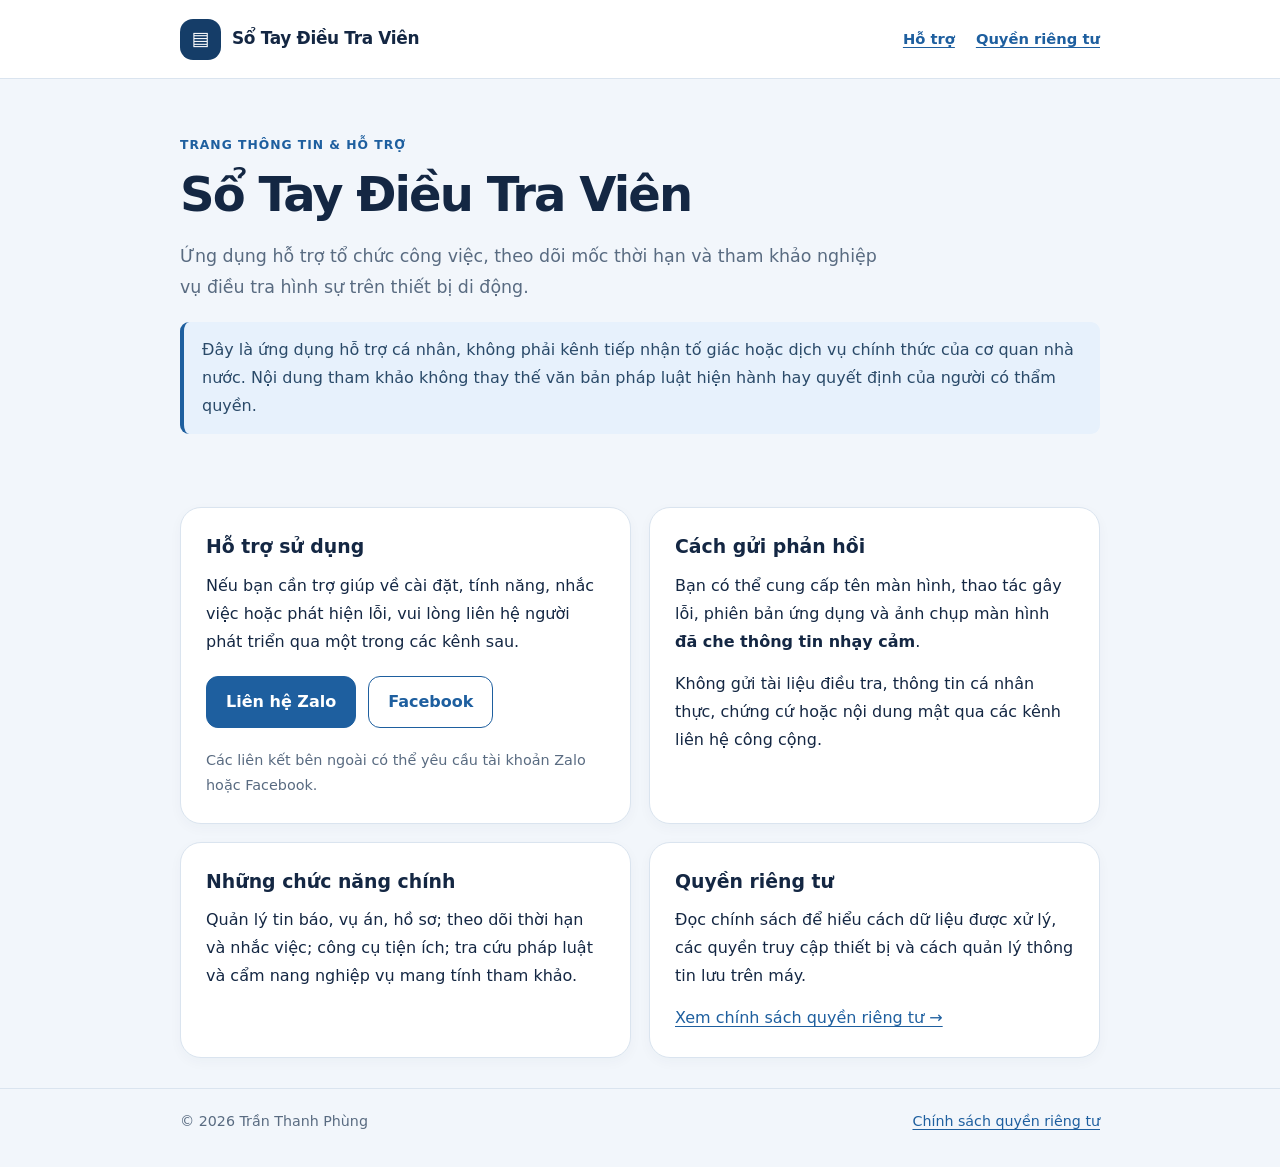
<file: index.html>
<!doctype html>
<html lang="vi"><head><meta charset="utf-8"><meta name="viewport" content="width=device-width, initial-scale=1"><meta name="description" content="Trang hỗ trợ và thông tin quyền riêng tư của ứng dụng Sổ Tay Điều Tra Viên."><title>Hỗ trợ | Sổ Tay Điều Tra Viên</title><link rel="stylesheet" href="style.css"></head><body>
<header class="top"><div class="wrap"><a class="brand" href="index.html"><span class="mark" aria-hidden="true">▤</span>Sổ Tay Điều Tra Viên</a><nav aria-label="Điều hướng"><a href="index.html" aria-current="page">Hỗ trợ</a><a href="privacy.html">Quyền riêng tư</a></nav></div></header>
<main class="wrap"><div class="hero"><p class="eyebrow">Trang thông tin & hỗ trợ</p><h1>Sổ Tay Điều Tra Viên</h1><p class="lead">Ứng dụng hỗ trợ tổ chức công việc, theo dõi mốc thời hạn và tham khảo nghiệp vụ điều tra hình sự trên thiết bị di động.</p><div class="notice">Đây là ứng dụng hỗ trợ cá nhân, không phải kênh tiếp nhận tố giác hoặc dịch vụ chính thức của cơ quan nhà nước. Nội dung tham khảo không thay thế văn bản pháp luật hiện hành hay quyết định của người có thẩm quyền.</div></div>
<div class="grid"><section class="card"><h2>Hỗ trợ sử dụng</h2><p>Nếu bạn cần trợ giúp về cài đặt, tính năng, nhắc việc hoặc phát hiện lỗi, vui lòng liên hệ người phát triển qua một trong các kênh sau.</p><div class="buttons"><a class="btn" href="https://zalo.me/84909823363" rel="noopener noreferrer">Liên hệ Zalo</a><a class="btn secondary" href="https://www.facebook.com/tranthanhphung" rel="noopener noreferrer">Facebook</a></div><p class="small">Các liên kết bên ngoài có thể yêu cầu tài khoản Zalo hoặc Facebook.</p></section>
<section class="card"><h2>Cách gửi phản hồi</h2><p>Bạn có thể cung cấp tên màn hình, thao tác gây lỗi, phiên bản ứng dụng và ảnh chụp màn hình <strong>đã che thông tin nhạy cảm</strong>.</p><p>Không gửi tài liệu điều tra, thông tin cá nhân thực, chứng cứ hoặc nội dung mật qua các kênh liên hệ công cộng.</p></section>
<section class="card"><h2>Những chức năng chính</h2><p>Quản lý tin báo, vụ án, hồ sơ; theo dõi thời hạn và nhắc việc; công cụ tiện ích; tra cứu pháp luật và cẩm nang nghiệp vụ mang tính tham khảo.</p></section>
<section class="card"><h2>Quyền riêng tư</h2><p>Đọc chính sách để hiểu cách dữ liệu được xử lý, các quyền truy cập thiết bị và cách quản lý thông tin lưu trên máy.</p><p><a href="privacy.html">Xem chính sách quyền riêng tư →</a></p></section></div>
</main><footer class="foot"><div class="wrap"><span>© 2026 Trần Thanh Phùng</span><span><a href="privacy.html">Chính sách quyền riêng tư</a></span></div></footer></body></html>
</file>
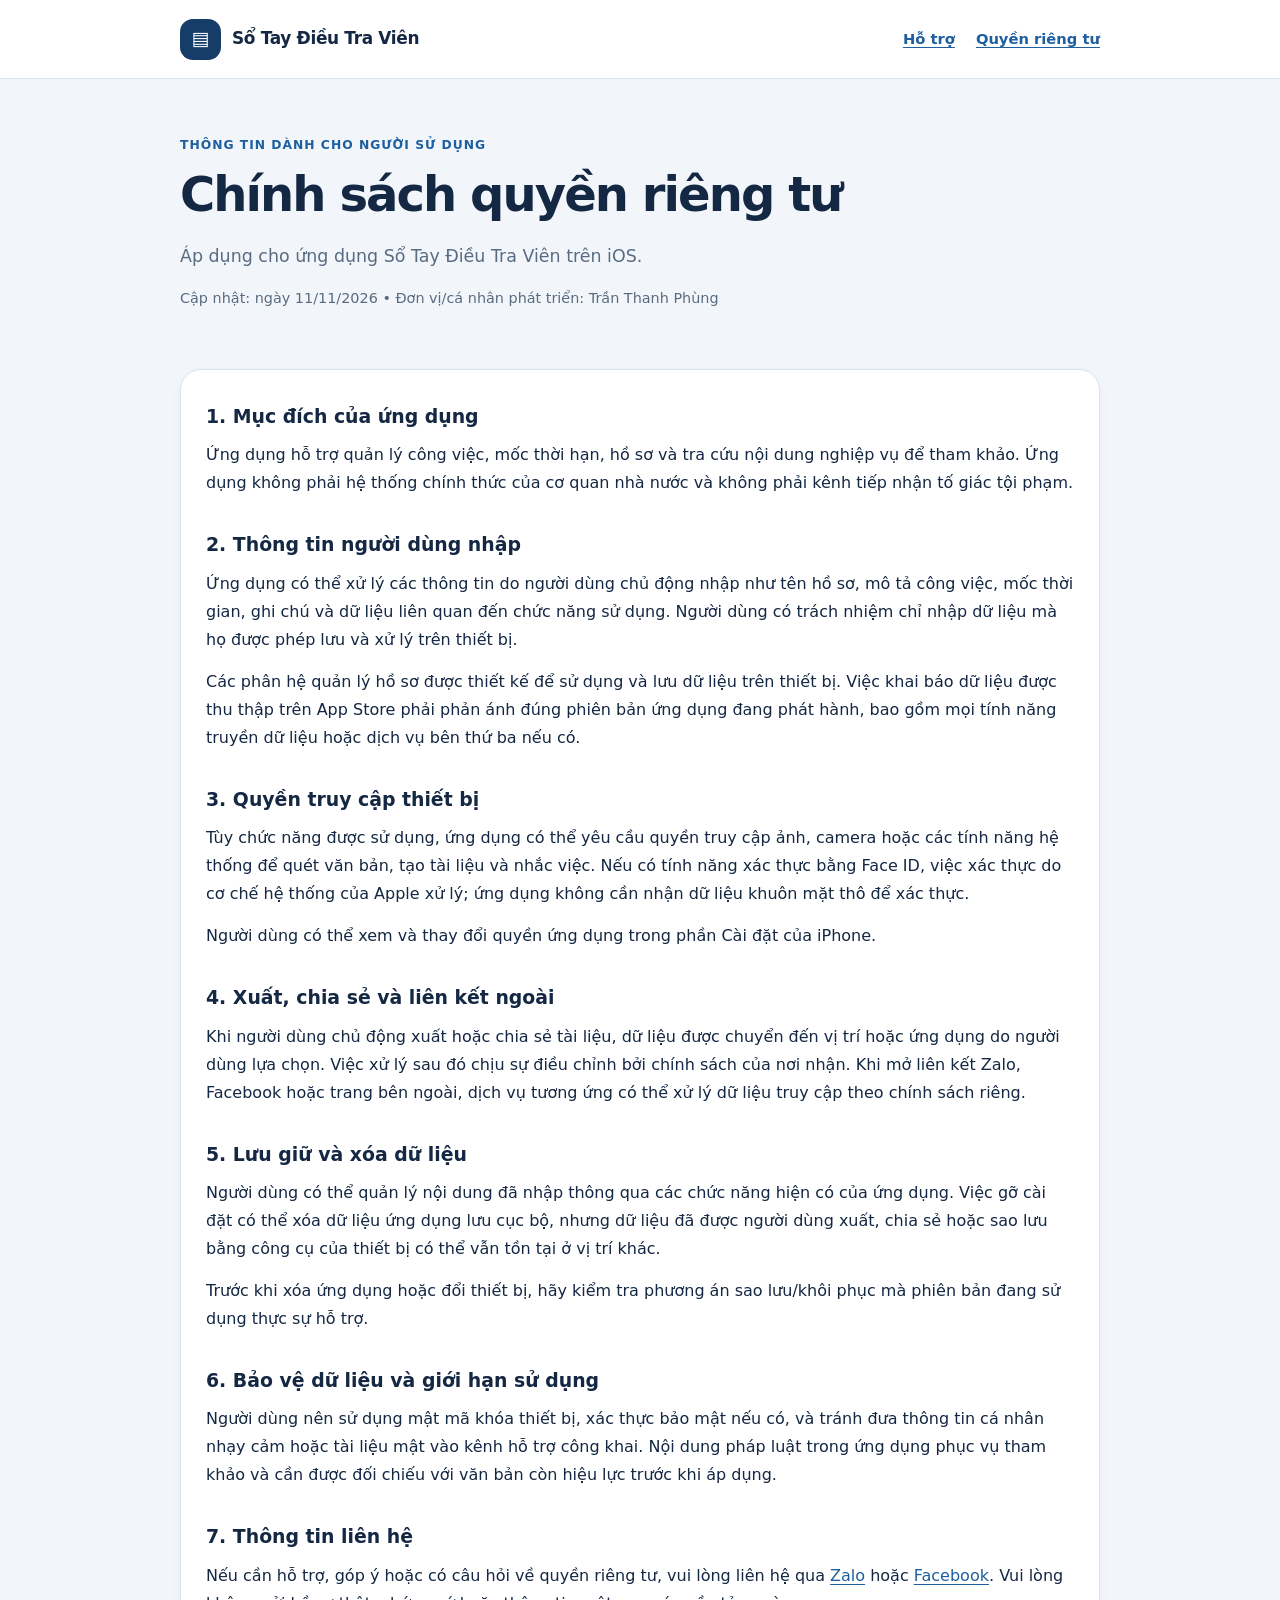
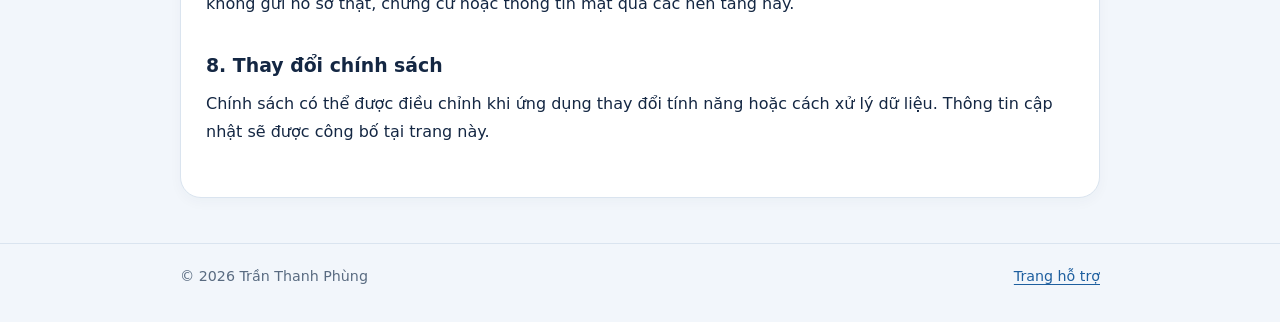
<file: privacy.html>
<!doctype html>
<html lang="vi"><head><meta charset="utf-8"><meta name="viewport" content="width=device-width, initial-scale=1"><meta name="description" content="Chính sách quyền riêng tư của ứng dụng Sổ Tay Điều Tra Viên."><title>Chính sách quyền riêng tư | Sổ Tay Điều Tra Viên</title><link rel="stylesheet" href="style.css"></head><body>
<header class="top"><div class="wrap"><a class="brand" href="index.html"><span class="mark" aria-hidden="true">▤</span>Sổ Tay Điều Tra Viên</a><nav aria-label="Điều hướng"><a href="index.html">Hỗ trợ</a><a href="privacy.html" aria-current="page">Quyền riêng tư</a></nav></div></header>
<main class="wrap"><div class="hero"><p class="eyebrow">Thông tin dành cho người sử dụng</p><h1>Chính sách quyền riêng tư</h1><p class="lead">Áp dụng cho ứng dụng Sổ Tay Điều Tra Viên trên iOS.</p><p class="small">Cập nhật: ngày 11/11/2026 • Đơn vị/cá nhân phát triển: Trần Thanh Phùng</p></div>
<div class="card doc"><section><h2>1. Mục đích của ứng dụng</h2><p>Ứng dụng hỗ trợ quản lý công việc, mốc thời hạn, hồ sơ và tra cứu nội dung nghiệp vụ để tham khảo. Ứng dụng không phải hệ thống chính thức của cơ quan nhà nước và không phải kênh tiếp nhận tố giác tội phạm.</p></section>
<section><h2>2. Thông tin người dùng nhập</h2><p>Ứng dụng có thể xử lý các thông tin do người dùng chủ động nhập như tên hồ sơ, mô tả công việc, mốc thời gian, ghi chú và dữ liệu liên quan đến chức năng sử dụng. Người dùng có trách nhiệm chỉ nhập dữ liệu mà họ được phép lưu và xử lý trên thiết bị.</p><p>Các phân hệ quản lý hồ sơ được thiết kế để sử dụng và lưu dữ liệu trên thiết bị. Việc khai báo dữ liệu được thu thập trên App Store phải phản ánh đúng phiên bản ứng dụng đang phát hành, bao gồm mọi tính năng truyền dữ liệu hoặc dịch vụ bên thứ ba nếu có.</p></section>
<section><h2>3. Quyền truy cập thiết bị</h2><p>Tùy chức năng được sử dụng, ứng dụng có thể yêu cầu quyền truy cập ảnh, camera hoặc các tính năng hệ thống để quét văn bản, tạo tài liệu và nhắc việc. Nếu có tính năng xác thực bằng Face ID, việc xác thực do cơ chế hệ thống của Apple xử lý; ứng dụng không cần nhận dữ liệu khuôn mặt thô để xác thực.</p><p>Người dùng có thể xem và thay đổi quyền ứng dụng trong phần Cài đặt của iPhone.</p></section>
<section><h2>4. Xuất, chia sẻ và liên kết ngoài</h2><p>Khi người dùng chủ động xuất hoặc chia sẻ tài liệu, dữ liệu được chuyển đến vị trí hoặc ứng dụng do người dùng lựa chọn. Việc xử lý sau đó chịu sự điều chỉnh bởi chính sách của nơi nhận. Khi mở liên kết Zalo, Facebook hoặc trang bên ngoài, dịch vụ tương ứng có thể xử lý dữ liệu truy cập theo chính sách riêng.</p></section>
<section><h2>5. Lưu giữ và xóa dữ liệu</h2><p>Người dùng có thể quản lý nội dung đã nhập thông qua các chức năng hiện có của ứng dụng. Việc gỡ cài đặt có thể xóa dữ liệu ứng dụng lưu cục bộ, nhưng dữ liệu đã được người dùng xuất, chia sẻ hoặc sao lưu bằng công cụ của thiết bị có thể vẫn tồn tại ở vị trí khác.</p><p>Trước khi xóa ứng dụng hoặc đổi thiết bị, hãy kiểm tra phương án sao lưu/khôi phục mà phiên bản đang sử dụng thực sự hỗ trợ.</p></section>
<section><h2>6. Bảo vệ dữ liệu và giới hạn sử dụng</h2><p>Người dùng nên sử dụng mật mã khóa thiết bị, xác thực bảo mật nếu có, và tránh đưa thông tin cá nhân nhạy cảm hoặc tài liệu mật vào kênh hỗ trợ công khai. Nội dung pháp luật trong ứng dụng phục vụ tham khảo và cần được đối chiếu với văn bản còn hiệu lực trước khi áp dụng.</p></section>
<section><h2>7. Thông tin liên hệ</h2><p>Nếu cần hỗ trợ, góp ý hoặc có câu hỏi về quyền riêng tư, vui lòng liên hệ qua <a href="https://zalo.me/84909823363" rel="noopener noreferrer">Zalo</a> hoặc <a href="https://www.facebook.com/tranthanhphung" rel="noopener noreferrer">Facebook</a>. Vui lòng không gửi hồ sơ thật, chứng cứ hoặc thông tin mật qua các nền tảng này.</p></section>
<section><h2>8. Thay đổi chính sách</h2><p>Chính sách có thể được điều chỉnh khi ứng dụng thay đổi tính năng hoặc cách xử lý dữ liệu. Thông tin cập nhật sẽ được công bố tại trang này.</p></section>
</div></main><footer class="foot"><div class="wrap"><span>© 2026 Trần Thanh Phùng</span><span><a href="index.html">Trang hỗ trợ</a></span></div></footer></body></html>
</file>
<file: style.css>
:root{color-scheme:light;--bg:#f2f6fb;--ink:#142743;--muted:#596b81;--blue:#1e5f9f;--blue2:#153d68;--line:#dae4ef;--white:#fff;--pale:#e7f1fc}*{box-sizing:border-box}html{scroll-behavior:smooth}body{margin:0;background:var(--bg);color:var(--ink);font-family:system-ui,-apple-system,BlinkMacSystemFont,"Segoe UI",sans-serif;line-height:1.75}a{color:var(--blue);text-underline-offset:3px}a:hover{color:#0e3a6b}.wrap{width:min(100% - 36px,920px);margin:auto}.top{background:#fff;border-bottom:1px solid var(--line)}.top .wrap{min-height:78px;display:flex;align-items:center;justify-content:space-between;gap:16px}.brand{font-size:1.06rem;font-weight:800;letter-spacing:-.02em;color:var(--ink);text-decoration:none;display:flex;align-items:center;gap:11px}.mark{display:inline-grid;place-items:center;width:41px;height:41px;border-radius:13px;color:#fff;background:var(--blue2);font-size:1.2rem}nav{display:flex;flex-wrap:wrap;gap:12px 21px;font-size:.92rem;font-weight:600}.hero{padding:56px 0 30px}.eyebrow{color:var(--blue);font-weight:800;letter-spacing:.08em;text-transform:uppercase;font-size:.77rem;margin:0 0 8px}h1{font-size:clamp(1.9rem,5vw,3rem);letter-spacing:-.04em;line-height:1.22;margin:0 0 18px}h2{font-size:1.18rem;line-height:1.4;margin:0 0 12px}p{margin:0 0 14px}.lead{font-size:1.09rem;color:var(--muted);max-width:720px}.grid{display:grid;grid-template-columns:repeat(2,minmax(0,1fr));gap:18px;margin:16px 0 30px}.card{background:var(--white);border:1px solid var(--line);border-radius:21px;padding:25px;box-shadow:0 4px 13px rgba(13,47,86,.035)}.card p:last-child{margin-bottom:0}.buttons{display:flex;gap:12px;flex-wrap:wrap;margin:20px 0}.btn{display:inline-flex;align-items:center;justify-content:center;border-radius:12px;padding:11px 19px;font-weight:750;text-decoration:none;border:1px solid var(--blue);color:#fff;background:var(--blue)}.btn.secondary{background:#fff;color:var(--blue)}.notice{background:var(--pale);border-left:4px solid var(--blue);padding:14px 18px;border-radius:9px;color:#2a4a69;margin:20px 0 27px}.doc{margin:14px 0 45px}.doc section{margin:0 0 26px}.doc h2{padding-top:8px}.doc ul{padding-left:24px;margin-top:4px}.foot{border-top:1px solid var(--line);color:var(--muted);font-size:.89rem;padding:20px 0 33px}.foot .wrap{display:flex;justify-content:space-between;gap:10px;flex-wrap:wrap}.small{font-size:.9rem;color:var(--muted)}@media(max-width:640px){.top .wrap{align-items:flex-start;padding:14px 0;flex-direction:column}.grid{grid-template-columns:1fr}.hero{padding-top:32px}.card{padding:20px}}
</file>
